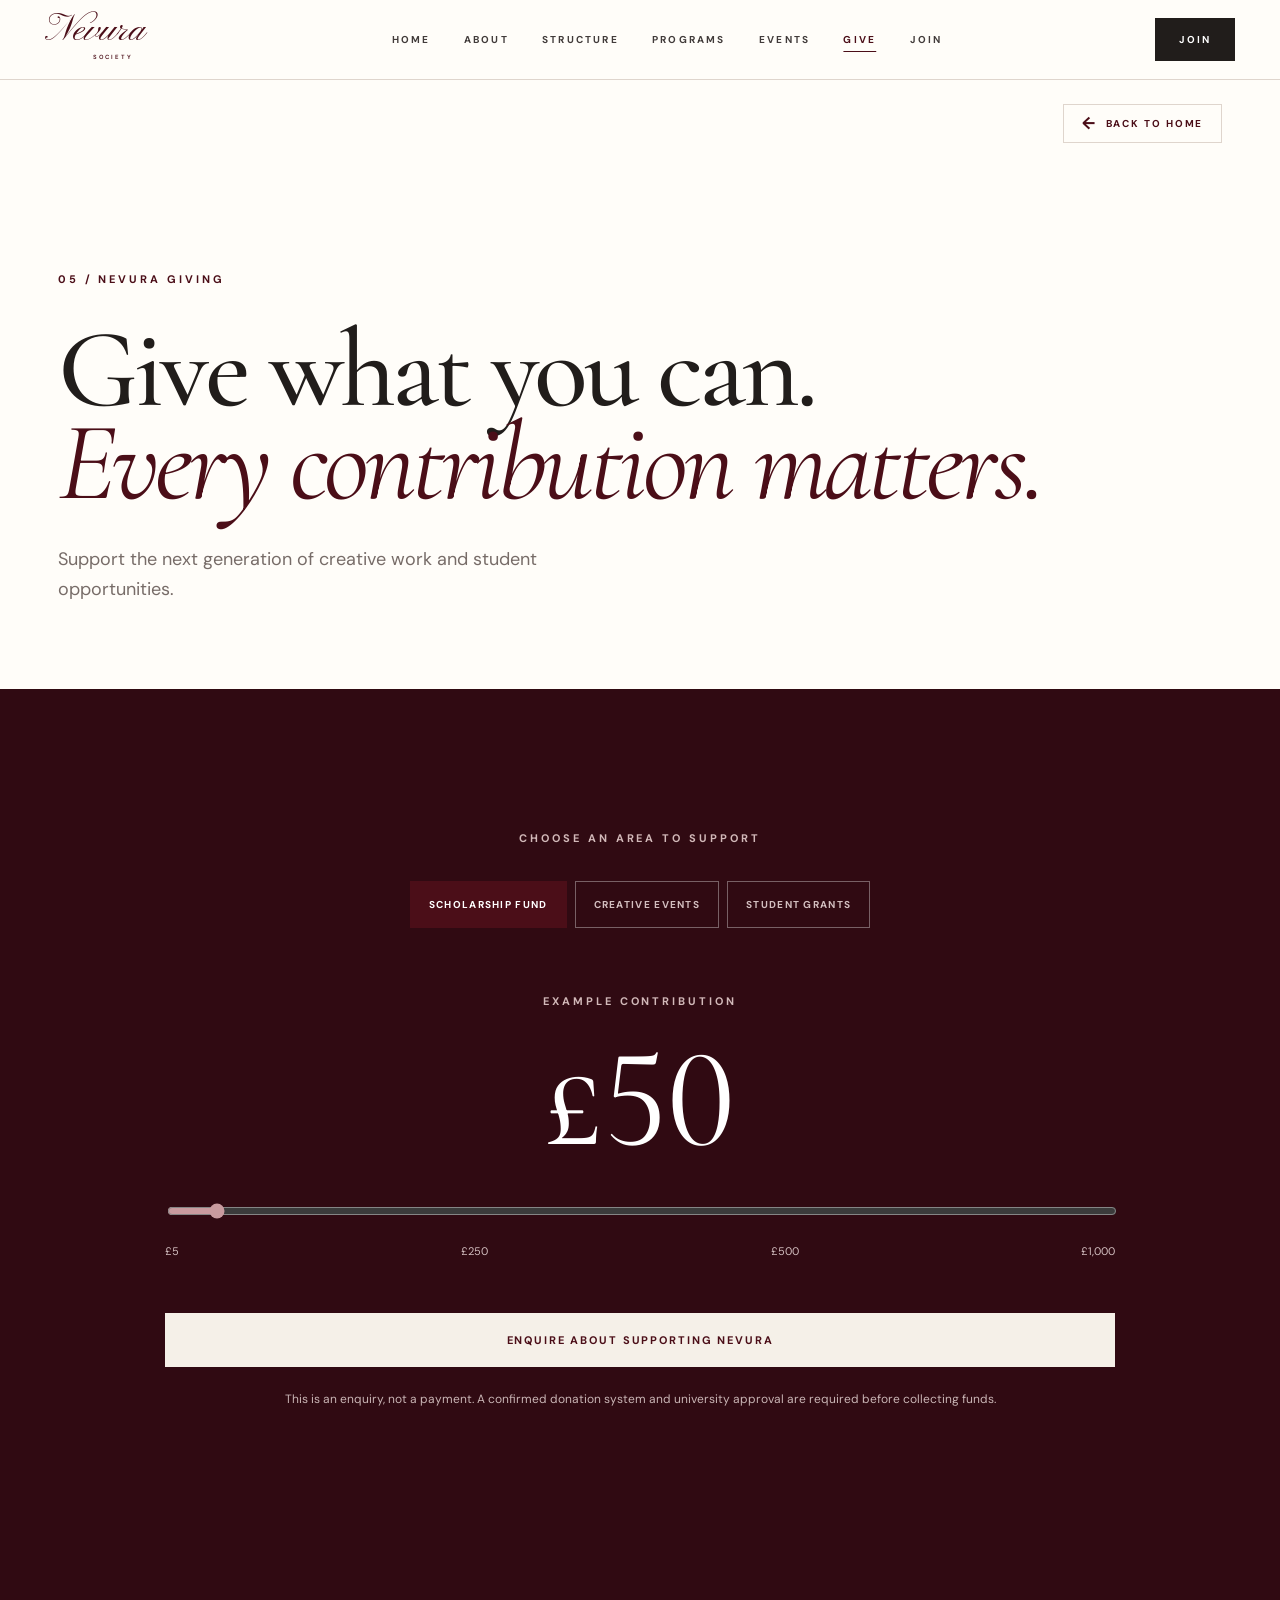
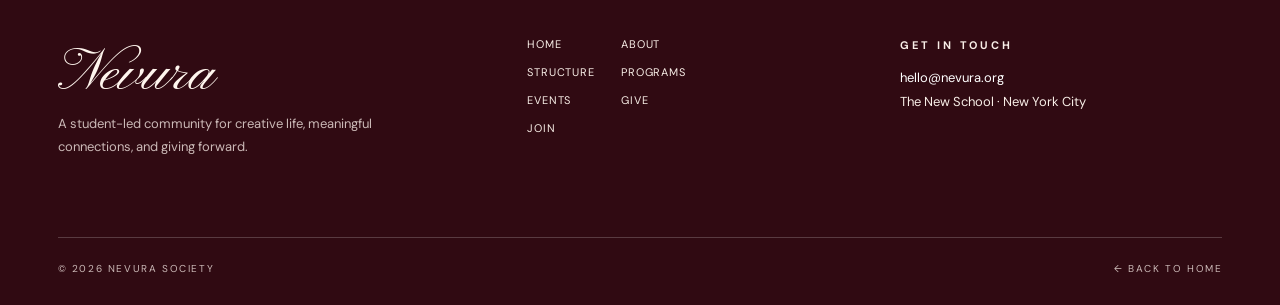
<file: give.html>
<!DOCTYPE html>
<html lang="en">
<head>
  <meta charset="UTF-8">
  <meta name="viewport" content="width=device-width, initial-scale=1">
  <title>Give — NEVURA Society</title>
  <link rel="stylesheet" href="styles.css">
  <script src="script.js" defer></script>
</head>

<body>

  <div id="site-header">
    <header class="site-header">
      <div class="nav-inner">

        <a class="wordmark" href="index.html">
          Nevura<small>SOCIETY</small>
        </a>

        <button class="menu-toggle"
          type="button"
          aria-controls="main-nav"
          aria-expanded="false"
          aria-label="Open navigation menu">☰</button>

        <nav class="site-nav" id="main-nav">
          <a href="index.html">HOME</a>
          <a href="about.html">ABOUT</a>
          <a href="structure.html">STRUCTURE</a>
          <a href="programs.html">PROGRAMS</a>
          <a href="events.html">EVENTS</a>
          <a href="give.html">GIVE</a>
          <a href="join.html">JOIN</a>
        </nav>

        <a class="nav-join" href="join.html">JOIN</a>
      </div>
    </header>
  </div>

  <main>

    <div class="subpage-toolbar container">
      <a class="back-home-button" href="index.html">
        <span aria-hidden="true">←</span>
        BACK TO HOME
      </a>
    </div>

    <!-- INTRO -->
    <section class="page-intro container">

      <p class="eyebrow wine-text">
        05 / NEVURA GIVING
      </p>

      <h1>
        Give what you can.<br>
        <em>Every contribution matters.</em>
      </h1>

      <p class="intro-note">
        Support the next generation of creative
        work and student opportunities.
      </p>

    </section>

    <!-- GIVING PANEL -->
    <section class="section burgundy-section give-section">
      <div class="container give-inner">

        <p class="eyebrow">
          CHOOSE AN AREA TO SUPPORT
        </p>

        <div class="choice-row" id="fund-choices">

          <button
            type="button"
            class="choice active"
            data-fund="Annual Scholarship Fund"
            aria-pressed="true">
            SCHOLARSHIP FUND
          </button>

          <button
            type="button"
            class="choice"
            data-fund="Creative Events Programme"
            aria-pressed="false">
            CREATIVE EVENTS
          </button>

          <button
            type="button"
            class="choice"
            data-fund="Student Opportunity Grants"
            aria-pressed="false">
            STUDENT GRANTS
          </button>

        </div>

        <p class="eyebrow give-label">
          EXAMPLE CONTRIBUTION
        </p>

        <p class="donation-display">
          £<span id="donation-value">50</span>
        </p>

        <input
          id="donation-range"
          aria-label="Contribution amount in pounds"
          type="range"
          min="5"
          max="1000"
          step="5"
          value="50"
        >

        <div class="range-labels">
          <span>£5</span>
          <span>£250</span>
          <span>£500</span>
          <span>£1,000</span>
        </div>

        <a
          class="button button-cream full-button"
          id="donation-action"
          href="mailto:hello@nevura.org">
          ENQUIRE ABOUT SUPPORTING NEVURA
        </a>

        <p class="small-note center-text light-note">
          This is an enquiry, not a payment.
          A confirmed donation system and university
          approval are required before collecting funds.
        </p>

      </div>
    </section>

  </main>

  <div id="site-footer"></div>

</body>
</html>
</file>
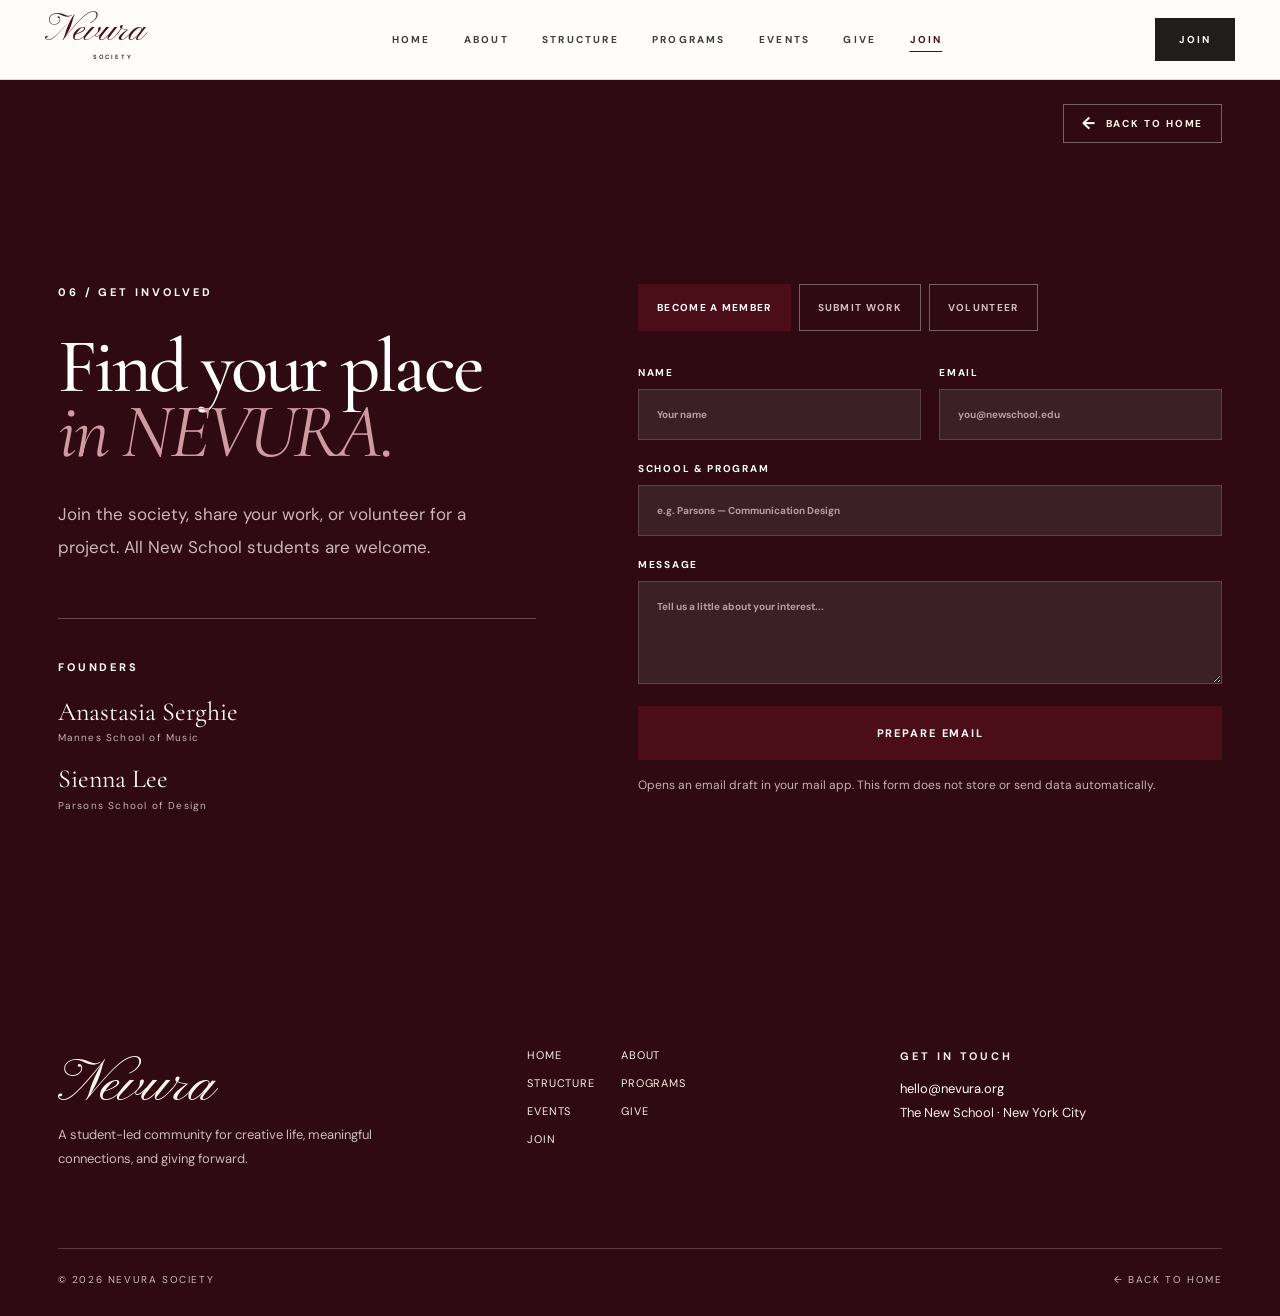
<file: join.html>
<!DOCTYPE html>
<html lang="en">
<head>
  <meta charset="UTF-8">
  <meta name="viewport" content="width=device-width, initial-scale=1">
  <title>Join — NEVURA Society</title>
  <link rel="stylesheet" href="styles.css">
  <script src="script.js" defer></script>
</head>

<body>

  <div id="site-header">
    <header class="site-header">
      <div class="nav-inner">

        <a class="wordmark" href="index.html">
          Nevura<small>SOCIETY</small>
        </a>

        <button class="menu-toggle"
          type="button"
          aria-controls="main-nav"
          aria-expanded="false"
          aria-label="Open navigation menu">☰</button>

        <nav class="site-nav" id="main-nav">
          <a href="index.html">HOME</a>
          <a href="about.html">ABOUT</a>
          <a href="structure.html">STRUCTURE</a>
          <a href="programs.html">PROGRAMS</a>
          <a href="events.html">EVENTS</a>
          <a href="give.html">GIVE</a>
          <a href="join.html">JOIN</a>
        </nav>

        <a class="nav-join" href="join.html">JOIN</a>
      </div>
    </header>
  </div>

  <main class="join-background">

    <!-- BACK TO HOME -->
    <div class="subpage-toolbar container">
      <a class="back-home-button" href="index.html">
        <span aria-hidden="true">←</span>
        BACK TO HOME
      </a>
    </div>

    <section class="section container join-layout">

      <!-- LEFT INTRO -->
      <div class="join-intro">

        <p class="eyebrow">
          06 / GET INVOLVED
        </p>

        <h1>
          Find your place<br>
          <em>in NEVURA.</em>
        </h1>

        <p>
          Join the society, share your work,
          or volunteer for a project.
          All New School students are welcome.
        </p>

        <div class="founders">

          <p class="eyebrow">FOUNDERS</p>

          <p>
            Anastasia Serghie
            <small>Mannes School of Music</small>
          </p>

          <p>
            Sienna Lee
            <small>Parsons School of Design</small>
          </p>

        </div>

      </div>

      <!-- RIGHT FORM -->
      <form id="join-form" class="join-form">

        <div class="choice-row" id="join-choices">

          <button
            type="button"
            class="choice active"
            data-type="Become a member"
            aria-pressed="true">
            BECOME A MEMBER
          </button>

          <button
            type="button"
            class="choice"
            data-type="Submit work"
            aria-pressed="false">
            SUBMIT WORK
          </button>

          <button
            type="button"
            class="choice"
            data-type="Volunteer"
            aria-pressed="false">
            VOLUNTEER
          </button>

        </div>

        <div class="form-two">

          <label>
            NAME
            <input
              name="name"
              autocomplete="name"
              required
              placeholder="Your name"
            >
          </label>

          <label>
            EMAIL
            <input
              name="email"
              type="email"
              autocomplete="email"
              required
              placeholder="you@newschool.edu"
            >
          </label>

        </div>

        <label>
          SCHOOL & PROGRAM
          <input
            name="school"
            required
            placeholder="e.g. Parsons — Communication Design"
          >
        </label>

        <label>
          MESSAGE
          <textarea
            name="message"
            rows="5"
            placeholder="Tell us a little about your interest..."
          ></textarea>
        </label>

        <button
          class="button button-wine full-button"
          type="submit">
          PREPARE EMAIL
        </button>

        <p class="small-note">
          Opens an email draft in your mail app.
          This form does not store or send data automatically.
        </p>

      </form>

    </section>

  </main>

  <div id="site-footer"></div>

</body>
</html>
</file>
<file: styles.css>
@import url('https://fonts.googleapis.com/css2?family=Cormorant+Garamond:ital,wght@0,400;0,500;0,600;1,400;1,500&family=DM+Sans:wght@400;500;600;700&family=Italiana&family=Pinyon+Script&display=swap');

/* =========================================
   NEVURA SOCIETY — COMPLETE STYLESHEET
   BURGUNDY / IVORY / EDITORIAL
========================================= */

:root {
  --wine: #4b0e18;
  --wine-deep: #300a12;
  --paper: #fffdf9;
  --cream: #f5f0e8;
  --ink: #211d1b;
  --muted: #776c68;
  --border: #dfd5cd;

  --serif: 'Cormorant Garamond', Georgia, serif;
  --display: 'Italiana', Georgia, serif;
  --script: 'Pinyon Script', cursive;
  --sans: 'DM Sans', Arial, sans-serif;
}

/* GENERAL */

* {
  box-sizing: border-box;
}

html {
  scroll-behavior: smooth;
}

body {
  margin: 0;
  color: var(--ink);
  background: var(--paper);
  font-family: var(--sans);
  -webkit-font-smoothing: antialiased;
}

a {
  color: inherit;
  text-decoration: none;
}

img {
  display: block;
  width: 100%;
  height: 100%;
  object-fit: cover;
}

button,
input,
textarea {
  font: inherit;
}

button {
  cursor: pointer;
}

button:focus-visible,
a:focus-visible,
input:focus-visible,
textarea:focus-visible {
  outline: 2px solid #b88487;
  outline-offset: 4px;
}

::selection {
  background: var(--wine);
  color: white;
}

h1, h2, h3, p {
  margin-top: 0;
}

h1, h2, h3 {
  font-family: var(--serif);
  font-weight: 500;
}

h1 em,
h2 em {
  color: var(--wine);
  font-weight: 400;
}

/* LAYOUT */

.container {
  width: min(1340px, calc(100% - 9vw));
  margin-inline: auto;
}

.section {
  padding-block: clamp(76px, 11vw, 150px);
}

.section-small {
  padding-block: 45px 110px;
}

.section-paper {
  background: var(--cream);
}

.eyebrow {
  font-family: var(--sans);
  font-size: 11px;
  letter-spacing: .27em;
  font-weight: 700;
  line-height: 1.6;
  text-transform: uppercase;
}

.wine-text {
  color: var(--wine);
}

.muted {
  color: var(--muted);
}

.center-text {
  text-align: center;
}

.small-note {
  color: var(--muted);
  font-size: 12px;
  line-height: 1.7;
}

/* LINKS + BUTTONS */

.text-link {
  display: inline-block;
  font-size: 11px;
  font-weight: 700;
  letter-spacing: .17em;
  padding-bottom: 8px;
  border-bottom: 1px solid currentColor;
}

.text-link:hover {
  color: var(--wine);
}

.button-row {
  display: flex;
  align-items: center;
  flex-wrap: wrap;
  gap: 26px;
}

.button {
  display: inline-flex;
  justify-content: center;
  align-items: center;
  border: 1px solid transparent;
  padding: 18px 27px;
  min-height: 54px;
  font-size: 11px;
  font-weight: 700;
  letter-spacing: .17em;
  text-align: center;
  transition: background .2s, color .2s;
}

.button-wine {
  background: var(--wine);
  color: white;
}

.button-wine:hover {
  background: var(--wine-deep);
}

.button-cream {
  background: var(--cream);
  color: var(--wine);
}

.button-cream:hover {
  background: white;
}

.full-button {
  width: 100%;
}

/* IMAGES */

.photo-wrap {
  overflow: hidden;
  background: #d5c5bd;
  position: relative;
}

.photo-wrap img {
  filter: saturate(.68);
  transition:
    transform .6s ease,
    filter .4s ease;
}

.photo-wrap:hover img {
  transform: scale(1.035);
  filter: saturate(.85);
}

/* =========================================
   HEADER + NAVIGATION
========================================= */

.site-header {
  position: sticky;
  top: 0;
  z-index: 100;
  height: 80px;
  background: rgba(255, 253, 249, .97);
  border-bottom: 1px solid var(--border);
  backdrop-filter: blur(12px);
}

.nav-inner {
  width: min(1420px, calc(100% - 7vw));
  margin: auto;
  height: 100%;

  display: flex;
  align-items: center;
  justify-content: space-between;
  gap: 35px;
}

/* NEVURA LOGO */

.wordmark {
  font-family: var(--script);
  font-size: 38px;
  color: var(--wine);
  white-space: nowrap;
  line-height: .7;
  min-width: 134px;
  position: relative;
  transition: opacity .2s ease;
}

.wordmark:hover {
  opacity: .7;
}

.wordmark small {
  display: block;
  padding-left: 48px;
  margin-top: 8px;
  font: 600 6px var(--sans);
  letter-spacing: .3em;
}

/* NAVIGATION */

.site-nav {
  display: flex;
  align-items: center;
  gap: clamp(17px, 2.6vw, 40px);
}

.site-nav a {
  color: #413b3a;
  font-size: 10px;
  letter-spacing: .22em;
  font-weight: 700;
  transition: color .2s ease;
}

.site-nav a:hover {
  color: var(--wine);
}

.site-nav a[aria-current="page"] {
  color: var(--wine);
  text-decoration: underline;
  text-underline-offset: 8px;
  text-decoration-thickness: 1px;
}

/* RIGHT JOIN BUTTON */

.nav-join {
  background: var(--ink);
  color: white;
  font-size: 10px;
  letter-spacing: .2em;
  padding: 15px 24px;
  font-weight: 700;
}

.nav-join:hover {
  background: var(--wine);
}

/* MOBILE MENU BUTTON */

.menu-toggle {
  display: none;
  background: none;
  border: 0;
  font-size: 26px;
  color: var(--wine);
}

/* =========================================
   BACK TO HOME
========================================= */

.subpage-toolbar {
  display: flex;
  justify-content: flex-end;
  padding-top: 24px;
}

.back-home-button {
  display: inline-flex;
  align-items: center;
  gap: 11px;

  border: 1px solid var(--border);
  color: var(--wine);
  padding: 12px 18px;

  font-size: 10px;
  letter-spacing: .19em;
  font-weight: 700;

  transition:
    color .2s,
    background .2s,
    border-color .2s;
}

.back-home-button span {
  font-size: 17px;
  line-height: .7;
  letter-spacing: 0;
}

.back-home-button:hover {
  background: var(--wine);
  color: var(--paper);
  border-color: var(--wine);
}

/* DARK PAGE HOME BUTTON */

.join-background .back-home-button {
  border-color: rgba(255,255,255,.35);
  color: #fff8f0;
}

.join-background .back-home-button:hover {
  background: var(--paper);
  color: var(--wine);
}

/* =========================================
   FOOTER
========================================= */

.site-footer {
  background: var(--wine-deep);
  color: #f8eee7;
  padding: 75px 0 30px;
}

.footer-grid {
  display: grid;
  grid-template-columns: 1.3fr 1fr 1fr;
  gap: 50px;
  align-items: start;
}

.footer-logo {
  font: 60px var(--script);
  color: #fff6ee;
}

.footer-caption {
  font-size: 13px;
  color: #cbb9b7;
  max-width: 340px;
  line-height: 1.8;
}

.footer-links {
  display: grid;
  grid-template-columns: repeat(2, max-content);
  gap: 14px 26px;
  font-size: 11px;
  letter-spacing: .08em;
}

.footer-links a:hover {
  text-decoration: underline;
}

.footer-contact {
  font-size: 13px;
  line-height: 1.9;
}

.footer-contact a {
  color: white;
}

.footer-bottom {
  border-top: 1px solid rgba(255,255,255,.2);
  margin-top: 65px;
  padding-top: 24px;

  display: flex;
  justify-content: space-between;

  color: #cbb9b7;
  font-size: 10px;
  letter-spacing: .16em;
}

.footer-bottom a:hover {
  color: white;
}

/* =========================================
   HOMEPAGE
========================================= */

/* HERO */

.hero {
  min-height: min(800px, calc(100svh - 80px));
  display: grid;
  grid-template-columns: 50% 50%;
}

.hero-copy {
  padding: 13% 7% 9% 10%;

  display: flex;
  flex-direction: column;
  justify-content: center;
  align-items: flex-start;
}

.hero-copy h1 {
  font-size: clamp(75px, 8vw, 138px);
  line-height: .79;
  letter-spacing: -.045em;
  margin: 45px 0 36px;
}

.hero-copy h1 em {
  display: inline-block;
  margin-top: 18px;
}

.hero-copy .lead {
  font-size: clamp(16px, 1.35vw, 19px);
  line-height: 1.8;
  max-width: 470px;
  margin-bottom: 42px;
}

.hero-photo {
  min-height: 620px;
}

.hero-photo::after {
  content: '';
  position: absolute;
  inset: 0;
  background: linear-gradient(
    140deg,
    rgba(48,10,18,.32),
    rgba(75,14,24,.38)
  );
  pointer-events: none;
}

.photo-stamp {
  position: absolute;
  z-index: 2;
  left: 50%;
  top: 50%;
  transform: translate(-50%, -50%);

  font: italic clamp(65px, 10vw, 160px) var(--serif);
  white-space: nowrap;
  color: #fff3ed;
  text-shadow: 0 3px 25px rgba(0,0,0,.25);
}

.photo-stamp small {
  font: 700 9px var(--sans);
  display: block;
  text-align: center;
  letter-spacing: .45em;
}

/* DARK STATEMENT SECTION */

.statement-section,
.burgundy-section {
  background: var(--wine-deep);
  color: white;
  padding-block: clamp(95px, 11vw, 160px);
}

.statement-section h2,
.burgundy-section h2 {
  font-size: clamp(57px, 7vw, 110px);
  line-height: .93;
  letter-spacing: -.022em;
  margin: 33px 0 80px;
}

.statement-section h2 em,
.burgundy-section h2 em {
  color: #c9a1a4;
}

.statement-section .eyebrow,
.burgundy-section .eyebrow {
  color: #d2b9b9;
}

/* THREE VALUES */

.three-values {
  display: grid;
  grid-template-columns: repeat(3, 1fr);
  gap: 0;
  border-top: 1px solid currentColor;
}

.three-values > div {
  padding: 33px 30px 0;
  border-left: 1px solid currentColor;
}

.three-values > div:first-child {
  border-left: none;
  padding-left: 0;
}

.three-values span {
  font-size: 11px;
  font-weight: 700;
  letter-spacing: .2em;
}

.three-values p {
  font: 29px/1.22 var(--serif);
  margin: 22px 0 0;
}

/* SPLIT SECTION */

.split-feature {
  display: grid;
  grid-template-columns: 1fr 1fr;
  gap: min(9vw, 130px);
  align-items: center;
}

.tall-photo {
  height: 620px;
}

.feature-copy h2 {
  font-size: clamp(56px, 6vw, 90px);
  line-height: .96;
  margin: 26px 0;
}

.feature-copy > p:not(.eyebrow) {
  max-width: 420px;
  font-size: 18px;
  line-height: 1.8;
  color: var(--muted);
  margin-bottom: 35px;
}

.reverse-feature .photo-wrap {
  order: 2;
}

/* SECTION HEADINGS */

.section-heading {
  display: flex;
  align-items: end;
  justify-content: space-between;
  gap: 22px;
  margin-bottom: 34px;
}

.section-heading h2,
.medium-title {
  font-size: clamp(52px, 6vw, 82px);
  line-height: 1;
  margin: 15px 0 0;
}

/* ENDING CTA */

.ending-cta {
  padding-block: 125px;
  text-align: center;
}

.ending-cta h2 {
  font-size: clamp(60px, 7.5vw, 110px);
  line-height: .93;
  margin: 24px 0 44px;
}

/* =========================================
   INNER PAGE INTRO
========================================= */

.page-intro {
  padding-block: clamp(90px, 10vw, 150px) 66px;
}

.page-intro h1,
.join-intro h1 {
  font-size: clamp(66px, 8.7vw, 130px);
  letter-spacing: -.036em;
  line-height: .84;
  margin: 34px 0;
}

.intro-note {
  color: var(--muted);
  font-size: 18px;
  line-height: 1.7;
  max-width: 510px;
}

.wide-photo {
  height: min(63vw, 640px);
}

/* =========================================
   ABOUT PAGE
========================================= */

.about-columns {
  display: grid;
  grid-template-columns: 1fr 1fr;
  gap: 10vw;
}

.about-columns h2 {
  font-size: clamp(65px, 7vw, 98px);
  line-height: .87;
  margin: 25px 0 0;
}

.prose {
  padding-top: 20px;
  font-size: 19px;
  line-height: 1.9;
  color: #615954;
}

.prose p {
  margin-bottom: 25px;
}

/* =========================================
   STRUCTURE PAGE
========================================= */

.structure-card {
  border: 1px solid var(--border);
  margin-top: 45px;
  padding: 65px 35px;
  text-align: center;
  background: var(--paper);
}

.org-leads {
  padding: 23px;
  margin: auto;
  width: min(380px, 100%);
  background: var(--wine);
  color: white;
}

.org-leads .eyebrow {
  color: #f5d1d5;
}

.org-leads h3 {
  font-size: 36px;
  margin: 9px 0 0;
}

.org-line {
  background: var(--border);
  height: 42px;
  width: 1px;
  margin: auto;
}

.officers {
  display: flex;
  justify-content: center;
  gap: 15px;
  margin-bottom: 50px;
}

.officers > div {
  border: 1px solid var(--border);
  padding: 20px 38px;
}

.officers span,
.team-grid span,
.program-card > span {
  font-size: 10px;
  letter-spacing: .2em;
  font-weight: 700;
  color: var(--wine);
}

.officers h3 {
  margin: 8px 0 0;
  font-size: 27px;
}

.team-grid {
  display: grid;
  grid-template-columns: repeat(4, 1fr);
  gap: 14px;
  margin-top: 30px;
}

.team-grid > div {
  border: 1px solid var(--border);
  padding: 26px 10px;
}

.team-grid h3 {
  font-size: 25px;
  margin: 10px 0 0;
}

/* =========================================
   PROGRAMS
========================================= */

.program-grid {
  display: grid;
  grid-template-columns: repeat(3, 1fr);
  gap: 52px 24px;
}

.program-card .photo-wrap {
  aspect-ratio: 1.05;
  margin-bottom: 20px;
}

.program-card h2 {
  font-size: clamp(31px, 3vw, 45px);
  line-height: 1;
  margin: 12px 0;
}

.program-card p {
  font-size: 14px;
  line-height: 1.8;
  color: var(--muted);
  max-width: 360px;
}

.editorial-list {
  border-color: var(--border);
}

.editorial-list > div {
  border-color: var(--border);
}

.editorial-list h3 {
  font-size: 36px;
  line-height: 1;
  margin: 18px 0;
}

.editorial-list p {
  color: var(--muted);
  font: 14px/1.7 var(--sans);
}

/* =========================================
   EVENTS + JOURNAL
========================================= */

.photo-collage {
  display: grid;
  grid-template-columns: 1.35fr .75fr .75fr;
  gap: 15px;
  height: 520px;
}

.photo-collage > * {
  min-width: 0;
}

/* STORY GRID */

.story-grid {
  display: grid;
  grid-template-columns: repeat(3, 1fr);
  gap: 22px;
}

.story-card {
  display: block;
}

.story-image {
  aspect-ratio: 1.12;
  margin-bottom: 20px;
}

.story-card .story-meta {
  font-size: 10px;
  letter-spacing: .16em;
  color: var(--wine);
  font-weight: 700;
}

.story-card h3 {
  font-size: clamp(28px, 3vw, 40px);
  line-height: 1;
  margin: 12px 0 10px;
}

.story-card p {
  color: var(--muted);
  font-size: 13px;
  line-height: 1.7;
}

.story-card:hover h3 {
  color: var(--wine);
}

/* FEATURED MAGAZINE LAYOUT */

.story-grid-featured {
  grid-template-columns: repeat(3, 1fr);
}

.story-grid-featured .story-card:first-child {
  grid-column: span 2;
}

.story-grid-featured .story-card:first-child .story-image {
  aspect-ratio: 1.67;
}

.story-grid-featured .story-card:not(:first-child) .story-image {
  aspect-ratio: .78;
}

.pre-grid-note {
  margin-bottom: 25px;
}

/* UPCOMING EVENTS */

.upcoming-list {
  border-top: 1px solid var(--border);
}

.upcoming-item {
  display: grid;
  grid-template-columns: 160px 1fr auto;
  gap: 32px;
  align-items: center;
  padding: 36px 0;
  border-bottom: 1px solid var(--border);
}

.upcoming-date {
  color: var(--wine);
  font-size: 12px;
  font-weight: 700;
  letter-spacing: .12em;
}

.upcoming-date small {
  display: block;
  color: var(--muted);
  margin-top: 8px;
  letter-spacing: 0;
}

.upcoming-item h3 {
  font-size: 37px;
  margin: 0 0 6px;
}

.upcoming-item p {
  font-size: 14px;
  line-height: 1.7;
  color: var(--muted);
  margin: 0;
}

.outline-button {
  border: 1px solid var(--wine);
  padding: 13px 17px;
  color: var(--wine);
  background: none;
  font-size: 10px;
  font-weight: 700;
  letter-spacing: .15em;
  white-space: nowrap;
}

.outline-button:hover {
  background: var(--wine);
  color: white;
}

/* =========================================
   INDIVIDUAL JOURNAL POST
========================================= */

.post-detail {
  min-height: 75vh;
  padding-top: 110px;
  padding-bottom: 130px;
}

.post-heading {
  max-width: 980px;
  margin-bottom: 55px;
}

.post-heading h1 {
  font-size: clamp(67px, 9vw, 124px);
  line-height: .86;
  margin: 26px 0;
}

.post-heading .intro-note {
  max-width: 760px;
}

.post-cover {
  aspect-ratio: 2.1;
  margin-bottom: 70px;
}

.post-body {
  max-width: 750px;
  margin: 0 auto 75px;
  font-size: 18px;
  line-height: 1.8;
  color: var(--muted);
}

.post-gallery {
  display: grid;
  grid-template-columns: repeat(2, 1fr);
  gap: 16px;
}

.post-gallery button {
  display: block;
  width: 100%;
  height: 380px;
  border: 0;
  padding: 0;
  background: var(--cream);
  overflow: hidden;
}

.post-gallery button:nth-child(3n) {
  grid-column: span 2;
  height: 560px;
}

.post-gallery img {
  transition: transform .4s;
}

.post-gallery button:hover img {
  transform: scale(1.02);
}

.back-link {
  display: inline-block;
  padding-top: 38px;
  font-size: 11px;
  font-weight: 700;
  letter-spacing: .2em;
  color: var(--wine);
}

/* PHOTO LIGHTBOX */

.lightbox {
  border: 0;
  padding: 35px;
  background: var(--wine-deep);
  color: white;
  max-width: min(96vw, 1200px);
  max-height: 95vh;
}

.lightbox::backdrop {
  background: rgba(0,0,0,.85);
}

.lightbox img {
  max-height: 78vh;
  object-fit: contain;
}

.lightbox-close {
  position: absolute;
  top: 0;
  right: 6px;
  border: none;
  color: white;
  background: transparent;
  font-size: 35px;
}

/* =========================================
   GIVE PAGE
========================================= */

.give-inner {
  max-width: 950px;
  text-align: center;
}

.choice-row {
  display: flex;
  flex-wrap: wrap;
  gap: 8px;
}

.give-inner .choice-row {
  justify-content: center;
  margin: 34px 0 65px;
}

.choice {
  background: transparent;
  border: 1px solid rgba(255,255,255,.35);
  color: #d3bfc0;
  font-size: 10px;
  letter-spacing: .13em;
  padding: 16px 18px;
  font-weight: 700;
}

.choice:hover,
.choice.active {
  background: var(--wine);
  border-color: var(--wine);
  color: white;
}

.give-label {
  margin: 0;
}

.donation-display {
  font: 140px/.95 var(--serif);
  margin: 22px 0 35px;
}

.donation-display span {
  font-variant-numeric: lining-nums;
}

#donation-range {
  width: 100%;
  accent-color: #c99b9f;
  cursor: pointer;
}

.range-labels {
  display: flex;
  justify-content: space-between;
  font-size: 11px;
  color: #d3bfc0;
  margin: 20px 0 55px;
}

.light-note {
  color: #c9b5b5;
  margin-top: 22px;
}

/* =========================================
   JOIN PAGE
========================================= */

.join-background {
  background: var(--wine-deep);
  color: white;
}

.join-layout {
  display: grid;
  grid-template-columns: .9fr 1.1fr;
  gap: 8vw;
  min-height: 75vh;
}

.join-intro h1 {
  font-size: clamp(58px, 6vw, 97px);
}

.join-intro h1 em {
  color: #cf9ba3;
}

.join-intro > p:not(.eyebrow) {
  font-size: 17px;
  color: #cdb7b8;
  line-height: 1.9;
  max-width: 430px;
}

.founders {
  border-top: 1px solid rgba(255,255,255,.25);
  margin-top: 55px;
  padding-top: 40px;
}

.founders > p:not(.eyebrow) {
  font: 26px/1.15 var(--serif);
  margin: 20px 0;
}

.founders small {
  font: 10px var(--sans);
  letter-spacing: .12em;
  display: block;
  color: #c6afb0;
  margin-top: 5px;
}

.join-form .choice-row {
  margin-bottom: 35px;
}

.join-form label {
  display: block;
  font-size: 10px;
  font-weight: 700;
  letter-spacing: .17em;
  margin-bottom: 22px;
}

.join-form input,
.join-form textarea {
  display: block;
  margin-top: 10px;
  width: 100%;
  padding: 18px;
  border: 1px solid #5c4246;
  background: #3c2027;
  color: white;
  border-radius: 0;
  outline-offset: 0;
  resize: vertical;
}

.join-form input::placeholder,
.join-form textarea::placeholder {
  color: #b69da1;
}

.form-two {
  display: grid;
  grid-template-columns: 1fr 1fr;
  gap: 18px;
}

.join-form .small-note {
  color: #c6afb0;
  margin-top: 15px;
}

/* =========================================
   TABLET
========================================= */

@media (max-width: 1050px) {

  .site-nav {
    gap: 15px;
  }

  .nav-inner {
    gap: 14px;
  }

  .site-nav a {
    font-size: 9px;
  }

  .hero-copy {
    padding-left: 8%;
  }

  .hero-copy h1 {
    font-size: clamp(62px, 7.6vw, 105px);
  }

  .photo-stamp {
    font-size: 9vw;
  }

  .team-grid {
    grid-template-columns: repeat(2, 1fr);
  }

}

/* =========================================
   MOBILE
========================================= */

@media (max-width: 760px) {

  .container {
    width: calc(100% - 40px);
  }

  .site-header {
    height: 70px;
  }

  .nav-inner {
    width: calc(100% - 40px);
  }

  .wordmark {
    font-size: 34px;
  }

  .menu-toggle {
    display: block;
    margin-left: auto;
  }

  .nav-join {
    padding: 12px 16px;
  }

  .site-nav {
    display: none;
    position: absolute;
    top: 70px;
    left: 0;
    right: 0;

    background: var(--paper);
    padding: 30px 20px;
    border-bottom: 1px solid var(--border);

    flex-direction: column;
    align-items: stretch;
    gap: 0;
  }

  .site-nav.open {
    display: flex;
  }

  .site-nav a {
    font-size: 12px;
    padding: 14px 8px;
  }

  .subpage-toolbar {
    padding-top: 15px;
  }

  .back-home-button {
    font-size: 9px;
    padding: 10px 14px;
  }

  /* HOME */

  .hero {
    min-height: 0;
    grid-template-columns: 1fr;
  }

  .hero-copy {
    padding: 90px 25px 75px;
  }

  .hero-copy h1 {
    font-size: clamp(65px, 14vw, 95px);
    margin: 33px 0;
  }

  .hero-photo {
    min-height: 450px;
    height: 65vh;
  }

  .photo-stamp {
    font-size: 17vw;
  }

  .statement-section h2,
  .burgundy-section h2 {
    margin-bottom: 50px;
  }

  .three-values {
    grid-template-columns: 1fr;
    border-top: 0;
  }

  .three-values > div,
  .three-values > div:first-child {
    border-left: none;
    border-top: 1px solid currentColor;
    padding: 22px 0;
  }

  /* INNER PAGES */

  .split-feature,
  .about-columns,
  .join-layout {
    grid-template-columns: 1fr;
    gap: 55px;
  }

  .reverse-feature .photo-wrap {
    order: 0;
  }

  .tall-photo {
    height: 470px;
  }

  .page-intro h1 {
    font-size: clamp(60px, 13vw, 90px);
  }

  .wide-photo {
    height: 410px;
  }

  .feature-copy h2 {
    font-size: 68px;
  }

  .program-grid {
    grid-template-columns: repeat(2, 1fr);
  }

  .photo-collage {
    height: 460px;
    grid-template-columns: 1.5fr 1fr;
  }

  .photo-collage > div:last-child {
    display: none;
  }

  .story-grid,
  .story-grid-featured {
    grid-template-columns: repeat(2, 1fr);
  }

  .story-grid-featured .story-card:first-child {
    grid-column: span 2;
  }

  .story-grid-featured .story-card:not(:first-child) .story-image {
    aspect-ratio: 1.12;
  }

  .upcoming-item {
    grid-template-columns: 95px 1fr;
    gap: 20px;
  }

  .upcoming-item .outline-button {
    grid-column: 2;
    justify-self: start;
  }

  .footer-grid {
    grid-template-columns: 1fr 1fr;
  }

  .footer-grid > div:first-child {
    grid-column: 1 / -1;
  }

  .post-gallery button,
  .post-gallery button:nth-child(3n) {
    height: 300px;
  }

}

/* SMALL MOBILE */

@media (max-width: 520px) {

  .button-row {
    align-items: flex-start;
    flex-direction: column;
  }

  .section {
    padding-block: 72px;
  }

  .program-grid,
  .story-grid,
  .story-grid-featured,
  .footer-grid {
    grid-template-columns: 1fr;
  }

  .story-grid-featured .story-card:first-child {
    grid-column: span 1;
  }

  .story-grid-featured .story-card:first-child .story-image {
    aspect-ratio: 1.12;
  }

  .photo-collage {
    height: 300px;
  }

  .section-heading {
    align-items: flex-start;
    flex-direction: column;
  }

  .structure-card {
    padding: 32px 16px;
  }

  .officers {
    flex-direction: column;
  }

  .team-grid {
    grid-template-columns: 1fr;
  }

  .program-card .photo-wrap {
    aspect-ratio: 1.18;
  }

  .form-two {
    grid-template-columns: 1fr;
    gap: 0;
  }

  .post-gallery {
    grid-template-columns: 1fr;
  }

  .post-gallery button:nth-child(3n) {
    grid-column: span 1;
  }

  .footer-grid > div:first-child {
    grid-column: 1;
  }

  .footer-bottom {
    flex-direction: column;
    gap: 15px;
  }

  .donation-display {
    font-size: 110px;
  }

  .give-inner .choice-row {
    align-items: stretch;
    flex-direction: column;
  }

}

/* ACCESSIBILITY */

@media (prefers-reduced-motion: reduce) {

  *,
  *::before,
  *::after {
    scroll-behavior: auto !important;
    transition-duration: .01ms !important;
  }

}
</file>
